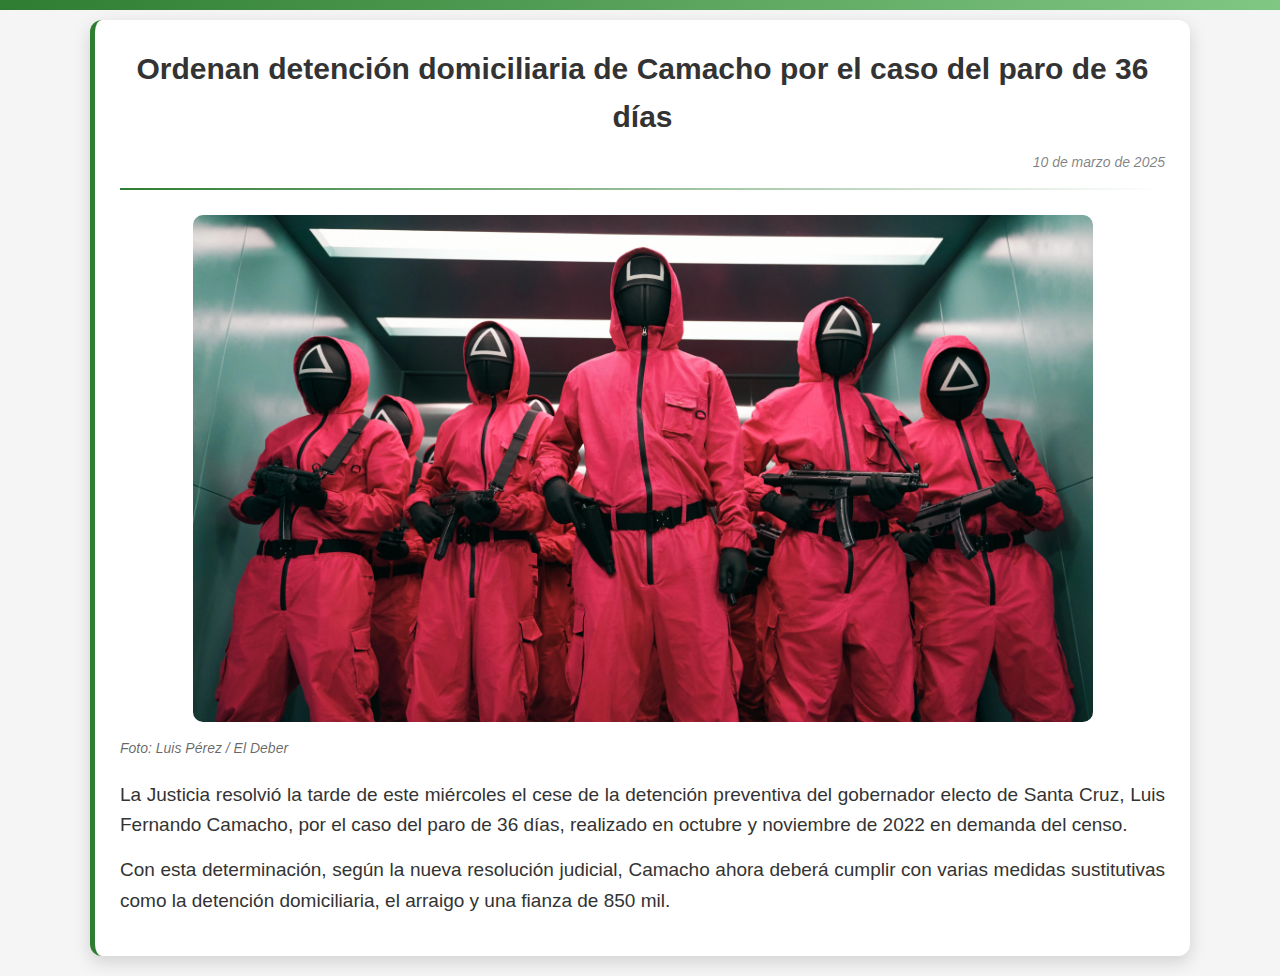
<file: noti1.html>
<!DOCTYPE html>
<html lang="es">
<head>
    <meta charset="UTF-8">
    <meta name="viewport" content="width=device-width, initial-scale=1.0">
    <title>Noticia</title>
    <link rel="stylesheet" href="style-noti1.css">
</head>
<body>
    <div class="container">
        <!-- Título -->
        <h1 class="titulo">Ordenan detención domiciliaria de Camacho por el caso del paro de 36 días</h1>
        
        <!-- Fecha debajo del título -->
        <div class="fecha">10 de marzo de 2025</div>
        
        <!-- Línea divisora -->
        <hr class="divisor">

        <!-- Imagen -->
        <div class="imagen-container">
            <img src="img/noticia1/foto1.jpg" alt="Imagen de la noticia">
        </div>
        
        <!-- Autor debajo de la imagen -->
        <div class="autor">Foto: Luis Pérez / El Deber</div>

        <!-- Texto de la noticia -->
        <div class="texto-noticia">
            <p>
                La Justicia resolvió la tarde de este miércoles el cese de la detención preventiva del gobernador electo de Santa Cruz, Luis Fernando Camacho, por el caso del paro de 36 días, realizado en octubre y noviembre de 2022 en demanda del censo.
            </p>
            <p>
                Con esta determinación, según la nueva resolución judicial, Camacho ahora deberá cumplir con varias medidas sustitutivas como la detención domiciliaria, el arraigo y una fianza de 850 mil.
            </p>
        </div>
    </div>
</body>
</html>
</file>
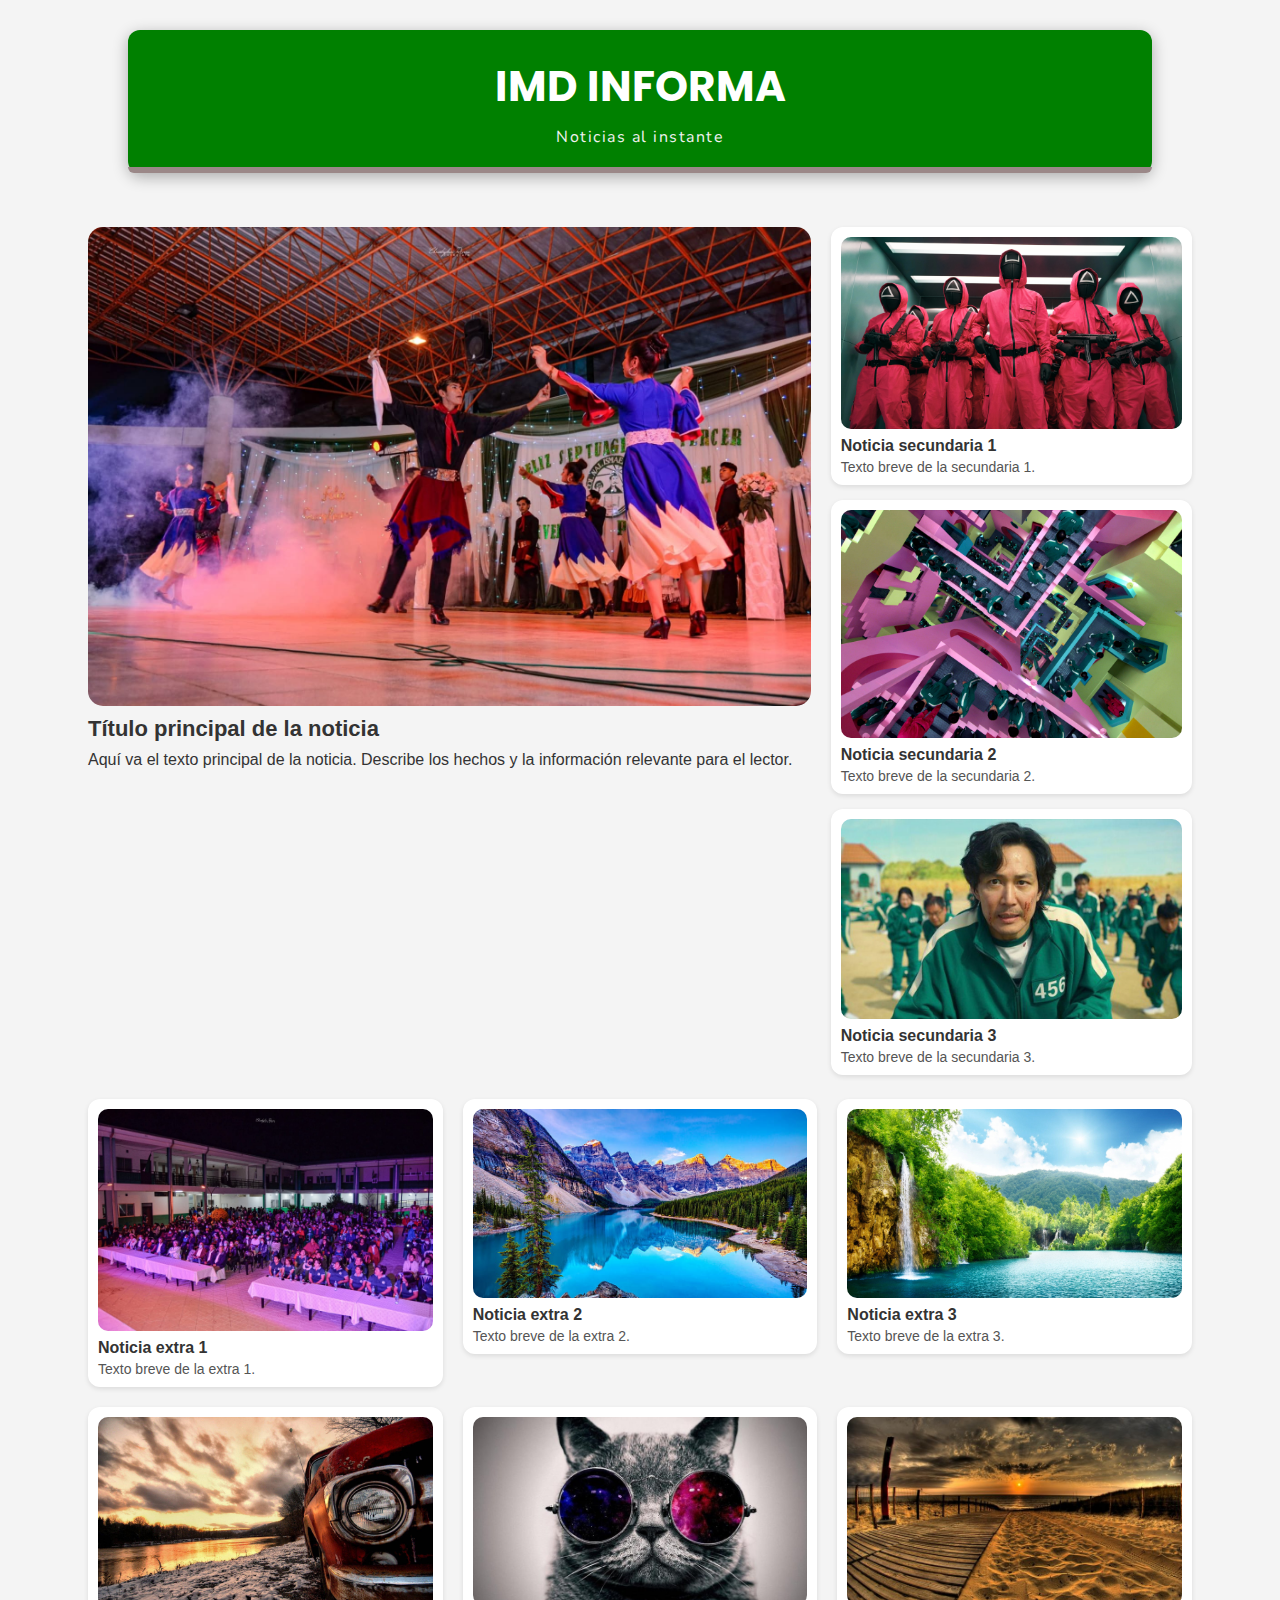
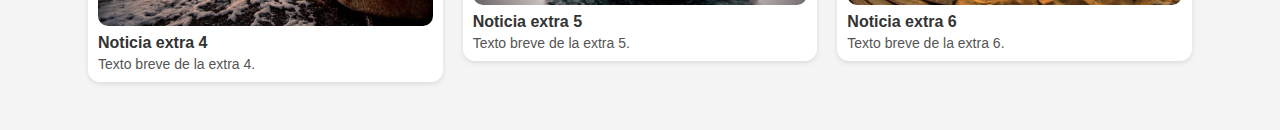
<file: noticia1.html>
<!DOCTYPE html>
<html lang="es">
<head>
  <meta charset="UTF-8" />
  <meta name="viewport" content="width=device-width, initial-scale=1" />
  <title>Noticia 1 - IMD INFORMA</title>

  <!-- Google Fonts -->
  <link href="https://fonts.googleapis.com/css2?family=Poppins:wght@400;600;700&family=Nunito:wght@400;600&display=swap" rel="stylesheet">

  <!-- Enlace al CSS externo -->
  <link rel="stylesheet" href="style-noticia.css">
</head>
<body class="pagina-noticia1">
  
  <!-- Header único -->
  <header>
    IMD INFORMA
    <div class="slogan">Noticias al instante</div>
  </header>
  
  <!-- Contenido principal -->
  <main class="container">
    <!-- Portada principal con enlace -->
    <a href="noti1.html" class="main-news">
      <img src="img/noticia1/portada.jpg" alt="Portada de la noticia">
      <h2>Título principal de la noticia</h2>
      <p>
        Aquí va el texto principal de la noticia. Describe los hechos y la
        información relevante para el lector.
      </p>
    </a>

    <!-- Noticias secundarias -->
    <aside class="side-news">
      <a href="noti2.html">
        <article>
          <img src="img/noticia1/foto1.jpg" alt="Noticia secundaria 1">
          <h3>Noticia secundaria 1</h3>
          <p>Texto breve de la secundaria 1.</p>
        </article>
      </a>
      <a href="noti3.html">
        <article>
          <img src="img/noticia1/foto2.jpg" alt="Noticia secundaria 2">
          <h3>Noticia secundaria 2</h3>
          <p>Texto breve de la secundaria 2.</p>
        </article>
      </a>
      <a href="noti4.html">
        <article>
          <img src="img/noticia1/foto3.jpg" alt="Noticia secundaria 3">
          <h3>Noticia secundaria 3</h3>
          <p>Texto breve de la secundaria 3.</p>
        </article>
      </a>
    </aside>
  </main>

  <!-- Más noticias -->
  <section class="more-news">
    <a href="noti5.html">
      <article>
        <img src="img/noticia1/foto4.jpg" alt="Noticia extra 1">
        <h3>Noticia extra 1</h3>
        <p>Texto breve de la extra 1.</p>
      </article>
    </a>
    <a href="noti6.html">
      <article>
        <img src="img/noticia1/foto5.jpg" alt="Noticia extra 2">
        <h3>Noticia extra 2</h3>
        <p>Texto breve de la extra 2.</p>
      </article>
    </a>
    <a href="noti7.html">
      <article>
        <img src="img/noticia1/foto6.jpg" alt="Noticia extra 3">
        <h3>Noticia extra 3</h3>
        <p>Texto breve de la extra 3.</p>
      </article>
    </a>
    <a href="noti8.html">
      <article>
        <img src="img/noticia1/foto7.jpg" alt="Noticia extra 4">
        <h3>Noticia extra 4</h3>
        <p>Texto breve de la extra 4.</p>
      </article>
    </a>
    <a href="noti9.html">
      <article>
        <img src="img/noticia1/foto8.jpg" alt="Noticia extra 5">
        <h3>Noticia extra 5</h3>
        <p>Texto breve de la extra 5.</p>
      </article>
    </a>
    <a href="noti10.html">
      <article>
        <img src="img/noticia1/foto9.jpg" alt="Noticia extra 6">
        <h3>Noticia extra 6</h3>
        <p>Texto breve de la extra 6.</p>
      </article>
    </a>
  </section>
</body>
</html>
</file>
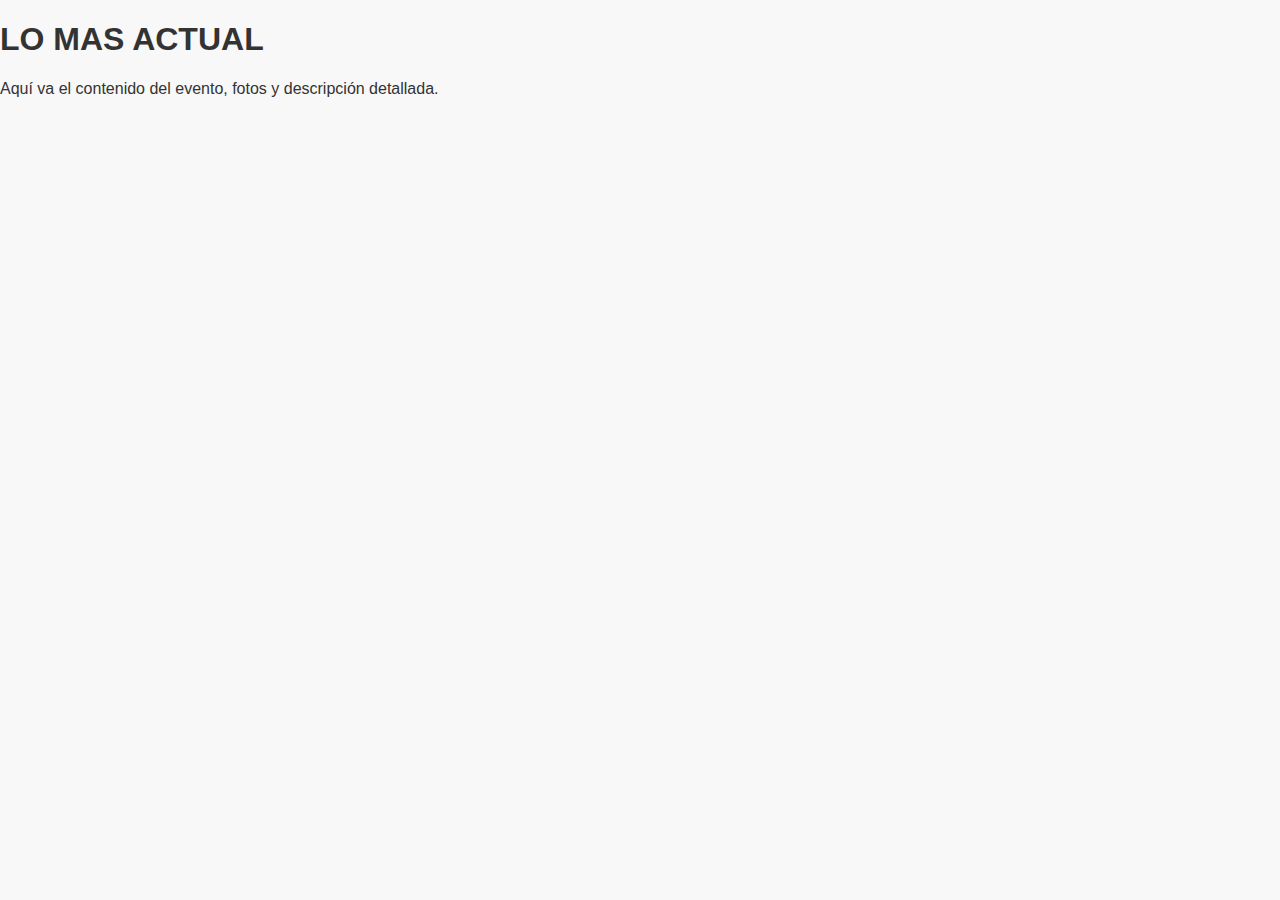
<file: noticia3.html>
<!DOCTYPE html>
<html lang="es">
<head>
  <meta charset="UTF-8">
  <meta name="viewport" content="width=device-width, initial-scale=1.0">
  <title>LO MAS ACTUAL</title>
  <link rel="stylesheet" href="style.css">
</head>
<body>
  <h1>LO MAS ACTUAL</h1>
  <p>Aquí va el contenido del evento, fotos y descripción detallada.</p>
</body>
</html>
</file>
<file: style-noticia.css>
*, *::before, *::after { box-sizing: border-box; }
body { margin: 0; font-family: Arial, sans-serif; background:#f4f4f4; color:#333; }

/* Estilo mejorado para el header */
header {
  background: green;
  color: white;
  text-align: center;
  font-size: 32px;
  font-weight: bold;
  padding: 20px 40px;
  border-radius: 15px;
  margin: 20px auto;
  display: inline-block;
}

.container {
  display: grid;
  grid-template-columns: 2fr 1fr;
  gap: 20px;
  padding: 24px 48px;
  max-width: 1200px;
  margin: 0 auto;
}

.main-news img { width: 100%; border-radius: 15px; display: block; }
.main-news h2 { margin: 10px 0 5px; font-size: 22px; }
.main-news p { margin: 0; line-height: 1.6; }

.side-news { display: flex; flex-direction: column; gap: 15px; }
.side-news article {
  background: #fff; padding: 10px; border-radius: 12px;
  box-shadow: 0 2px 5px rgba(0,0,0,.1);
}
.side-news img { width: 100%; border-radius: 10px; display: block; }
.side-news h3 { font-size: 16px; margin: 8px 0 4px; }
.side-news p { font-size: 14px; color: #555; margin: 0; }

.more-news {
  padding: 0 48px 24px;
  max-width: 1200px;
  margin: 0 auto 24px;
  display: grid;
  grid-template-columns: repeat(auto-fill, minmax(280px, 1fr));
  gap: 20px;
}
.more-news article {
  background: #fff; padding: 10px; border-radius: 12px;
  box-shadow: 0 2px 5px rgba(0,0,0,.1);
}
.more-news img { width: 100%; border-radius: 10px; display: block; }
.more-news h3 { font-size: 16px; margin: 8px 0 4px; }
.more-news p { font-size: 14px; color: #555; margin: 0; }

@media (max-width: 768px) {
  .container { grid-template-columns: 1fr; padding: 16px; }
  .more-news { padding: 0 16px 16px; }
}
.slogan {
  font-size: 16px;
  font-weight: 300;
  margin-top: 5px;
  letter-spacing: 2px;
  color: #f1f1f1;
}
/* Banner de noticiero */
header {
  background: green;
  color: white;
  text-align: center;
  font-size: 40px;
  font-weight: 700;
  font-family: "Impact", "Arial Black", sans-serif; /* Titular estilo TV */
  
  width: 80%;                   /* Más ancho pero con espacio a los lados */
  margin: 30px auto;            /* Centrado automáticamente */
  padding: 25px 0;
  
  border-radius: 12px;
  box-shadow: 0 4px 15px rgba(0,0,0,0.3);
  
  display: block;               /* Ocupa todo el ancho disponible */
  position: relative;           /* Necesario para decoraciones extra */
}
/* Banner de noticiero */
header {
  background: green;
  color: white;
  text-align: center;
  font-size: 42px;
  font-weight: 700;
  font-family: 'Poppins', 'Arial Rounded MT Bold', sans-serif; /* Fuente moderna */
  
  width: 80%;
  margin: 30px auto;
  padding: 25px 0;
  
  border-radius: 12px;
  box-shadow: 0 4px 15px rgba(0,0,0,0.3);
  position: relative;
}

header::after {
  content: "";
  position: absolute;
  bottom: 0;
  left: 0;
  width: 100%;
  height: 6px;
  background: rgb(155, 136, 136);   /* Barra roja estilo TV */
  border-radius: 0 0 12px 12px;
}

.slogan {
  font-size: 16px;
  font-weight: 400;
  margin-top: 8px;
  letter-spacing: 1.5px;
  color: #f1f1f1;
  font-family: 'Nunito', sans-serif; /* Fuente distinta para contraste */
}

/* Resto de tus estilos igual que antes */
.container {
  display: grid;
  grid-template-columns: 2fr 1fr;
  gap: 20px;
  padding: 24px 48px;
  max-width: 1200px;
  margin: 0 auto;
}

.main-news img { width: 100%; border-radius: 15px; display: block; }
.main-news h2 { margin: 10px 0 5px; font-size: 22px; }
.main-news p { margin: 0; line-height: 1.6; }

.side-news { display: flex; flex-direction: column; gap: 15px; }
.side-news article {
  background: #fff; padding: 10px; border-radius: 12px;
  box-shadow: 0 2px 5px rgba(0,0,0,.1);
}
.side-news img { width: 100%; border-radius: 10px; display: block; }
.side-news h3 { font-size: 16px; margin: 8px 0 4px; }
.side-news p { font-size: 14px; color: #555; margin: 0; }

.more-news {
  padding: 0 48px 24px;
  max-width: 1200px;
  margin: 0 auto 24px;
  display: grid;
  grid-template-columns: repeat(auto-fill, minmax(280px, 1fr));
  gap: 20px;
}
.more-news article {
  background: #fff; padding: 10px; border-radius: 12px;
  box-shadow: 0 2px 5px rgba(0,0,0,.1);
}
.more-news img { width: 100%; border-radius: 10px; display: block; }
.more-news h3 { font-size: 16px; margin: 8px 0 4px; }
.more-news p { font-size: 14px; color: #555; margin: 0; }

@media (max-width: 768px) {
  .container { grid-template-columns: 1fr; padding: 16px; }
  .more-news { padding: 0 16px 16px; }
}
/* 🔥 Efecto hover en artículos */
.more-news article,
.side-news article,
.main-news {
  cursor: pointer;
  transition: transform 0.25s ease, box-shadow 0.25s ease;
}

.more-news article:hover,
.side-news article:hover,
.main-news:hover {
  transform: translateY(-6px) scale(1.02);
  box-shadow: 0 8px 20px rgba(0,0,0,0.25);
}
/* Mantener estilo normal de texto en enlaces dentro de noticias */
a {
  text-decoration: none; /* Quita subrayado */
  color: inherit;        /* Mantiene el color de la fuente normal */
  display: block;        /* Para que todo el artículo sea clickeable */
}
</file>
<file: style.css>
body {
    margin: 0;
    font-family: 'Poppins', sans-serif;
    background: #f8f8f8;
    color: #111;
}

/* Barra superior */
.navbar {
    display: flex;
    justify-content: space-between;
    align-items: center;
    background: #222;
    padding: 15px 40px;
    border-radius: 15px;
    margin: 20px auto;
    width: 90%;
}

.navbar ul {
    display: flex;
    list-style: none;
    margin: 0;
    padding: 0;
}

.navbar ul li {
    margin: 0 15px;
}

.navbar ul li a {
    text-decoration: none;
    color: white;
    font-weight: 500;
    font-size: 16px;
}

.btn-contacto {
    background: #333;
    color: white;
    padding: 10px 20px;
    text-decoration: none;
    border-radius: 25px;
    font-weight: 500;
}

/* Sección principal */
.contenido {
    display: flex;
    justify-content: space-between;
    align-items: flex-start;
    width: 90%;
    margin: 80px auto;
}

.texto-izquierda h1 {
    font-size: 60px;
    font-weight: 600;
    line-height: 1.2;
}

.texto-derecha {
    width: 40%;
    font-size: 18px;
    color: #555;
    margin-top: 80px;
}

/* Botones */
.botones {
    margin-top: 40px;
}

.btn-explorar, .btn-inscripcion {
    text-decoration: none;
    padding: 15px 25px;
    border-radius: 25px;
    font-size: 18px;
    margin-right: 10px;
    font-weight: 500;
}

.btn-explorar {
    background: black;
    color: white;
}

.btn-inscripcion {
    background: white;
    color: black;
    border: 1px solid #ccc;
}

/* Galería */
.galeria {
    display: flex;
    justify-content: center;
    align-items: stretch;
    gap: 20px;
    width: 90%;
    margin: 50px auto;
    height: 400px;
}

.img-grande {
    flex: 2;
}

.img-grande img {
    width: 100%;
    height: 100%;
    object-fit: cover;
    border-radius: 20px;
}

.img-pequenas {
    flex: 1;
    display: flex;
    flex-direction: column;
    gap: 20px;
}

.img-pequenas img {
    width: 100%;
    height: calc(50% - 10px);
    object-fit: cover;
    border-radius: 20px;
}

/* ===== Sección destacado debajo de la galería ===== */
.destacado {
  width: 90%;
  margin: 100px auto;
  display: flex;
  justify-content: center;
}

.destacado-imagen {
  position: relative;
  width: 800px;
  height: 800px;
  border-radius: 25px;
  overflow: hidden;
}

.destacado-imagen img {
  width: 100%;
  height: 100%;
  object-fit: cover;
  border-radius: 25px;
}

/* Cuadro de texto encima */
.destacado-texto {
  position: absolute;
  top: 20px;
  left: 20px;
  right: 20px;
  background: rgba(255, 255, 255, 0.95);
  border-radius: 20px;
  padding: 30px;
  font-family: 'Poppins', sans-serif;
  width: 400px;
  height: 700px;
}

.destacado-texto .etiqueta {
  display: inline-block;
  background: #0f7a2a;
  color: white;
  font-size: 14px;
  font-weight: 600;
  padding: 6px 15px;
  border-radius: 15px;
  margin-right: 10px;
}

.destacado-texto .sub-etiqueta {
  color: #0f7a2a;
  font-size: 14px;
  font-weight: 600;
}

.destacado-texto h2 {
  margin-top: 20px;
  font-size: 28px;
  font-weight: 600;
  color: #111;
  line-height: 1.3;
}

.destacado-texto .resaltado {
  color: #7a8599;
  font-weight: 400;
}

/* ===== Nueva sección con recuadros ===== */
.nueva-seccion {
  margin: 100px auto;
  text-align: center;
  font-family: 'Poppins', sans-serif;
}

.nueva-seccion h2 {
  font-size: 2rem;
  font-weight: 600;
  margin-bottom: 40px;
  text-align: left;
  margin-left: 50px;
}

.cuadros {
  display: flex;
  justify-content: center;
  gap: 30px;
}

.cuadro {
  position: relative;
  width: 400px;
  height: 400px;
  border-radius: 20px;
  overflow: hidden;
  box-shadow: 0 4px 10px rgba(0,0,0,0.15);
}

.cuadro img {
  width: 100%;
  height: 100%;
  object-fit: cover;
}

.etiqueta {
  position: absolute;
  top: 15px;
  left: 15px;
  background: white;
  color: black;
  padding: 6px 14px;
  border-radius: 12px;
  font-weight: 600;
  font-size: 0.9rem;
  box-shadow: 0 2px 6px rgba(0,0,0,0.2);
}
.logo-img {
  height: 60px;   /* alto fijo */
  width: auto;    /* mantiene la proporción */
}
.logo-img {
  height: 60px;     /* Ajusta el tamaño */
  width: auto;      /* Mantiene proporción */
  display: block;   /* Evita márgenes raros */
  border-radius: 15px; /* Bordes redondeados */
}
.videos {
  display: flex;
  justify-content: center;
  gap: 30px; /* separación entre videos */
  margin-top: 40px;
  flex-wrap: wrap; /* se ajustan si la pantalla es pequeña */
}

.videos .video {
  width: 200px;   /* ancho tipo teléfono */
  height: 360px;  /* alto vertical */
  border-radius: 20px;
  overflow: hidden;
  box-shadow: 0 4px 10px rgba(0,0,0,0.3);
  background: #000;
}

.videos .video video {
  width: 100%;
  height: 100%;
  object-fit: cover;
}
.titulo-videos {
  font-family: 'Poppins', sans-serif;
  font-size: 2rem;
  font-weight: 600;
  text-align: center;
  margin-bottom: 30px;
  margin-top: 50px;
  color: #333;
}
.footer {
  margin-top: 80px; /* espacio en blanco encima del footer */
  background: #000;
  color: #fff;
  display: flex;
  justify-content: space-between;
  padding: 50px 10%;
  flex-wrap: wrap;
}

.footer-left h2 {
  font-size: 24px;
  margin-bottom: 20px;
}

.footer-left h2 span {
  color: #888; /* texto gris */
}

.btn-contacto {
  display: inline-block;
  background: #2e7d32;
  color: #fff;
  padding: 10px 20px;
  border-radius: 25px;
  font-weight: bold;
  text-decoration: none;
  margin-bottom: 20px;
}

.btn-contacto:hover {
  background: #256629;
}

.social-icons {
  margin-top: 10px;
}

.social-icons a {
  color: #fff;
  font-size: 22px;
  margin-right: 15px;
  text-decoration: none;
}

.footer-right h3 {
  font-size: 14px;
  color: #888;
  margin-bottom: 10px;
}

.footer-right ul {
  list-style: none;
  padding: 0;
}

.footer-right ul li {
  margin: 8px 0;
}

.footer-right ul li a {
  color: #fff;
  text-decoration: none;
  font-weight: bold;
}

.footer-right ul li a:hover {
  color: #2e7d32;
}
.en-vivo {
  text-align: center;
  margin: 50px auto;
}

.titulo-envivo {
  font-family: 'Poppins', sans-serif;
  font-size: 28px;
  font-weight: 600;
  margin-bottom: 20px;
}

.contenedor-envivo {
  width: 80%;
  max-width: 900px;
  margin: 0 auto;
  border-radius: 15px;
  overflow: hidden;
  box-shadow: 0 4px 20px rgba(0, 0, 0, 0.2);
}

.contenedor-envivo iframe {
  width: 100%;
  height: 500px;
  border: none;
}
.en-vivo {
  text-align: center;
  margin: 50px auto;
  font-family: 'Poppins', sans-serif;
}

.titulo-envivo {
  font-size: 28px;
  font-weight: 600;
  margin-bottom: 25px;
  color: #333;
}

.contenedor-envivo {
  width: 80%;
  max-width: 900px;
  margin: 0 auto;
  border-radius: 20px;
  overflow: hidden;
  padding: 15px;
  background: linear-gradient(135deg, #4facfe 0%, #00f2fe 100%);
  display: flex;
  justify-content: center;
  align-items: center;
  box-shadow: 0 6px 25px rgba(0, 0, 0, 0.25);
}

.contenedor-envivo iframe {
  width: 100%;
  height: 500px;
  border: none;
  border-radius: 15px;
}
.en-vivo {
  text-align: center;
  margin: 50px auto;
  font-family: 'Poppins', sans-serif;
}

.titulo-envivo {
  font-size: 28px;
  font-weight: 600;
  margin-bottom: 25px;
  color: #333;
}

.contenedor-envivo {
  width: 80%;
  max-width: 900px;
  margin: 0 auto;
  border-radius: 20px;
  overflow: hidden;
  padding: 15px;
  background: linear-gradient(135deg, #4facfe 0%, #00f2fe 100%);
  display: flex;
  justify-content: center;
  align-items: center;
  box-shadow: 0 6px 25px rgba(0, 0, 0, 0.25);
}

.contenedor-envivo iframe {
  width: 100%;
  height: 500px;
  border: none;
  border-radius: 15px;
}

@media (max-width: 768px) {
  .contenedor-envivo iframe {
    height: 250px;
  }
}
/* Enlaces de los recuadros: que se comporten como bloques y no cambien colores */
.cuadros a.cuadro {
  display: block;
  text-decoration: none;
  color: inherit;
  cursor: pointer;
}

/* Efecto hover sutil (sin cambiar tamaño): levanta un poco y mejora la sombra */
.cuadros .cuadro {
  transition: transform 0.25s ease, box-shadow 0.25s ease, filter 0.25s ease;
}

.cuadros .cuadro:hover {
  transform: translateY(-6px);
  box-shadow: 0 12px 28px rgba(0,0,0,0.25);
  filter: brightness(1.02);
}
body {
  font-family: Arial, Helvetica, sans-serif;
  margin: 0;
  padding: 0;
  background: #f8f8f8;
  color: #333;
}
</file>
<file: style-noti1.css>
/* Reset básico */
* {
    margin: 0;
    padding: 0;
    box-sizing: border-box;
}

body {
    font-family: Arial, Helvetica, sans-serif; /* Tú podrás cambiarla */
    background-color: #f5f5f5;
    color: #333;
    line-height: 1.6;
    display: flex;
    justify-content: center;
    padding: 20px;
}

/* Contenedor principal */
.container {
    background: #fff;
    border-radius: 12px; /* Bordes redondeados */
    max-width: 900px;
    width: 100%;
    padding: 20px;
    box-shadow: 0 4px 10px rgba(0, 0, 0, 0.1);
}

/* Título */
.titulo {
    font-size: 28px;
    font-weight: bold;
    margin-bottom: 20px;
    text-align: center;
}

/* Imagen */
.imagen-container {
    text-align: center;
    margin-bottom: 20px;
}

.imagen-container img {
    width: 100%;
    max-width: 800px;
    border-radius: 10px;
}

/* Texto de la noticia */
.texto-noticia p {
    margin-bottom: 15px;
    font-size: 18px;
    text-align: justify;
}
/* Reset básico */
* {
    margin: 0;
    padding: 0;
    box-sizing: border-box;
}

body {
    font-family: Arial, Helvetica, sans-serif; /* Puedes cambiarla */
    background-color: #f5f5f5;
    color: #333;
    line-height: 1.6;
    display: flex;
    justify-content: center;
    padding: 20px;
}

/* Contenedor principal */
.container {
    background: #fff;
    border-radius: 12px;
    max-width: 1100px; /* Más ancho */
    width: 100%;
    padding: 25px;
    box-shadow: 0 6px 18px rgba(0, 0, 0, 0.15);
    border-left: 5px solid #2e7d32; /* Un toque elegante verde, lo puedes cambiar */
}

/* Título */
.titulo {
    font-size: 30px;
    font-weight: bold;
    margin-bottom: 10px;
    text-align: center;
}

/* Fecha */
.fecha {
    font-size: 14px;
    color: rgba(0, 0, 0, 0.5); /* Transparente */
    text-align: right;
    margin-bottom: 10px;
    font-style: italic;
}

/* Divisor */
.divisor {
    border: 0;
    height: 2px;
    background: linear-gradient(to right, #2e7d32, transparent);
    margin: 15px 0 25px 0;
}

/* Imagen */
.imagen-container {
    text-align: center;
    margin-bottom: 8px;
}

.imagen-container img {
    width: 100%;
    max-width: 900px;
    border-radius: 10px;
}

/* Autor */
.autor {
    font-size: 14px;
    color: rgba(0, 0, 0, 0.6);
    margin-bottom: 20px;
    text-align: left;
    font-style: italic;
}

/* Texto de la noticia */
.texto-noticia p {
    margin-bottom: 15px;
    font-size: 19px;
    text-align: justify;
}

/* Detalle extra: efecto visual para no estar vacío */
body::before {
    content: "";
    position: fixed;
    top: 0;
    left: 0;
    width: 100%;
    height: 10px;
    background: linear-gradient(to right, #2e7d32, #81c784);
}
</file>
